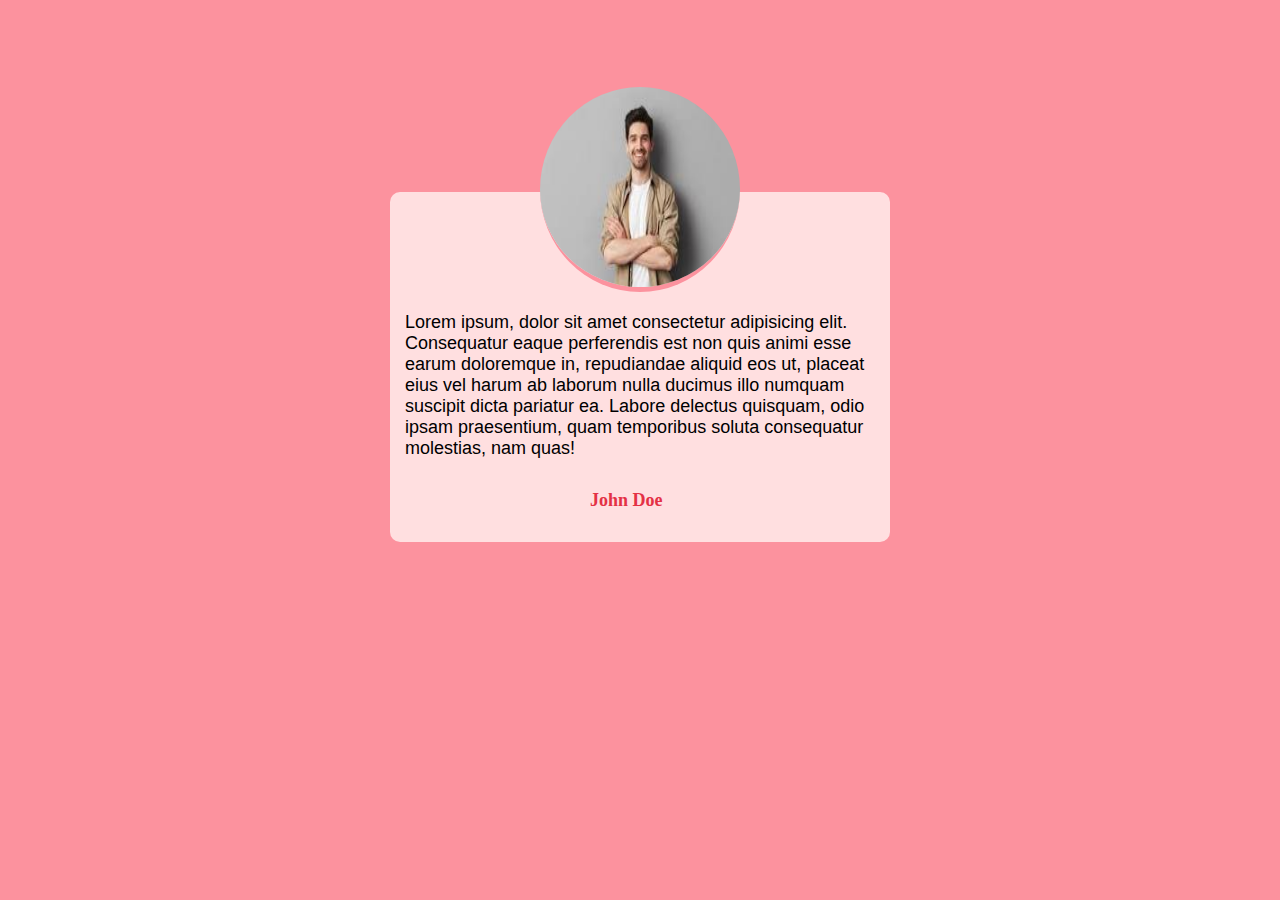
<file: index.html>
<!DOCTYPE html>
<html lang="en">
<head>
    <meta charset="UTF-8">
    <meta name="viewport" content="width=device-width, initial-scale=1.0">
    <title>Document</title>
    <link rel="stylesheet" href="testimonial.css">
    
</head>
<body>
    <div class="container">
        <img src="" alt="img" class="testi-img">
        <p class="testi-para"></p>
        <h3 class="testi-name"></h3>
    </div>
    <script src="testimonial.js"></script>
</body>
</html>
</file>
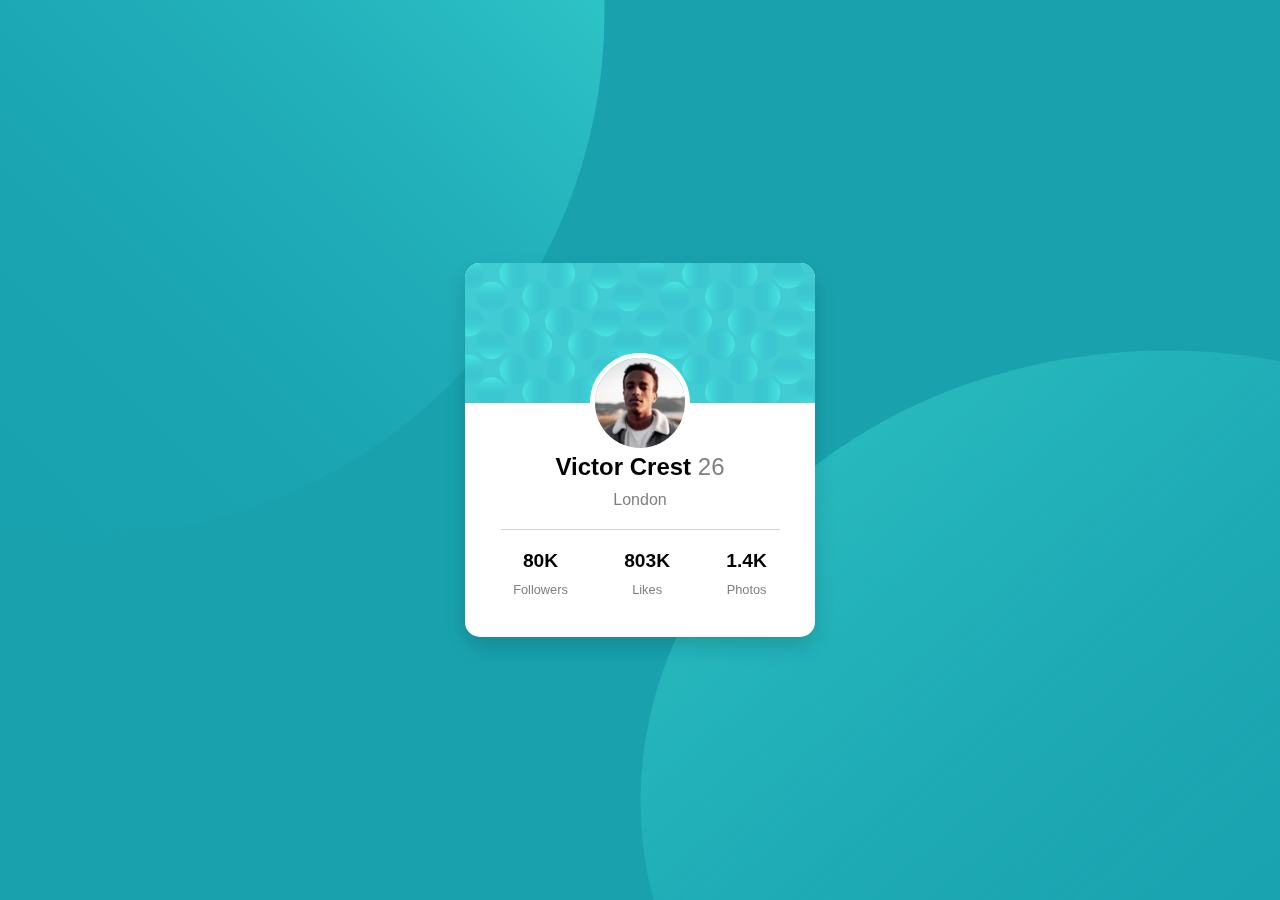
<file: profile-card-component-main/index.html>
<!DOCTYPE html>
<html lang="en">
<head>
  <meta charset="UTF-8">
  <meta name="viewport" content="width=device-width, initial-scale=1.0">
  <title>Profile Card Component</title>
  <link rel="stylesheet" href="./index.css">
</head>
<body>
  <div class="background">
    <img src="../profile-card-component-main/images/bg-pattern-top.svg" alt="" class="top-pattern">
    <img src="../profile-card-component-main/images/bg-pattern-bottom.svg" alt="" class="bottom-pattern">
    <div class="card">
      <div class="card-header">
        <img src="../profile-card-component-main/images/bg-pattern-card.svg" alt="Card Background" class="card-bg">
        <img src="../profile-card-component-main/images/image-victor.jpg" alt="Victor Crest" class="profile-img">
      </div>
      <div class="card-body">
        <h1>Victor Crest <span>26</span></h1>
        <p>London</p>
        <hr>
        <div class="stats">
          <div>
            <h2>80K</h2>
            <p>Followers</p>
          </div>
          <div>
            <h2>803K</h2>
            <p>Likes</p>
          </div>
          <div>
            <h2>1.4K</h2>
            <p>Photos</p>
          </div>
        </div>
      </div>
    </div>
   
  </div>
</body>
</html>
</file>
<file: testimonial.css>
*{
    margin: 0;
    background-color: #FC929E;
}

body{
    display: flex;
    justify-content: center;
    align-items: center;
}

.container{
    height: 350px;
    width: 500px;
    /* border: 1px solid rebeccapurple; */
    margin: 15% 15% 0%;
    border-radius: 10px;
    background-color: #FFDFE0;
    position: relative;
}

.testi-para{
    font-size: 18px;
    font-family: 'Segoe UI', Tahoma, Geneva, Verdana, sans-serif;
    position: absolute;
    top: 30%;
    background-color: #FFDFE0;
    margin: 15PX;
}

.testi-name{
    font-size: 18px;
    position: absolute;
    top: 85%;
    left: 40%;
    color: #e43145;
    background-color: transparent;
    
}
.testi-img{
    position: relative;
    top: -30%;
    left: 30%;
    height: 200px;
    width: 200px;
    border-radius: 50%;
    border-bottom:5px solid #FC929E;
}



@media screen and (max-width: 765px) {
    .container{
        height: 450px;
        width: 800px;
        /* border: 1px solid rebeccapurple; */
        margin: 25% 15% 0%;
        border-radius: 10px;
        background-color: #FFDFE0;
        position: relative;
    }
    
    .testi-para{
        font-size: 13px;
        font-family: 'Segoe UI', Tahoma, Geneva, Verdana, sans-serif;
        position: absolute;
        top: 30%;
        background-color: #FFDFE0;
        margin: 15PX;
    }
    
    .testi-name{
        font-size: 18px;
        position: absolute;
        top: 80%;
        left: 35%;
        color: #e43145;
        background-color: transparent;
        
    }
    .testi-img{
        position: relative;
        top: -18%;
        left: 23%;
        height: 150px;
        width: 150px;
        border-radius: 50%;
        border-bottom:5px solid #FC929E;
    }
    
}

@media screen and (min-width: 200px) and (max-width : 374px) {
    .container{
        height: 400px;
        width: 800px;
        /* border: 1px solid rebeccapurple; */
        margin: 25% 15% 0%;
        border-radius: 10px;
        background-color: #FFDFE0;
        position: relative;
    }
    
    .testi-para{
        font-size: 13px;
        font-family: 'Segoe UI', Tahoma, Geneva, Verdana, sans-serif;
        position: absolute;
        top: 15%;
        background-color: #FFDFE0;
        margin: 15PX;
    }
    
    .testi-name{
        font-size: 18px;
        position: absolute;
        top: 80%;
        left: 30%;
        color: #e43145;
        background-color: transparent;
        
    }
    .testi-img{
        position: relative;
        top: -12%;
        left: 25%;
        height: 100px;
        width: 100px;
        border-radius: 50%;
        border-bottom:5px solid #FC929E;
    }
    
}
</file>
<file: profile-card-component-main/index.css>
/* General reset */
* {
    margin: 0;
    padding: 0;
    box-sizing: border-box;
  }
  
  /* Background styles */
  body, html {
    font-family: 'Kumbh Sans', sans-serif;
    height: 100%;
    display: flex;
    justify-content: center;
    align-items: center;
    background-color: hsl(185, 75%, 39%);
  }
  
  /* Card container */
  .card {
    width: 350px;
    background-color: #fff;
    border-radius: 15px;
    box-shadow: 0px 10px 20px rgba(0, 0, 0, 0.15);
    overflow: hidden;
    text-align: center;
    position: relative;
    z-index: 1;
  }
  
  /* Header section */
  .card-header {
    position: relative;
  }
  
  .card-bg {
    width: 100%;
    display: block;
  }
  
  .profile-img {
    width: 100px;
    border: 5px solid white;
    border-radius: 50%;
    position: absolute;
    top: 100%;
    left: 50%;
    transform: translate(-50%, -50%);
  }
  
  /* Body section */
  .card-body {
    padding: 50px 20px 20px;
  }
  
  .card-body h1 {
    font-size: 1.5rem;
    font-weight: 700;
    z-index: 1;
  }
  
  .card-body h1 span {
    font-weight: 400;
    color: gray;
  }
  
  .card-body p {
    color: gray;
    margin: 10px 0 20px;
  }
  
  /* Separator */
  .card-body hr {
    border: none;
    height: 1px;
    background: lightgray;
    margin: 20px auto;
    width: 90%;
  }
  
  /* Stats section */
  .stats {
    display: flex;
    justify-content: space-around;
  }
  
  .stats div {
    text-align: center;
  }
  
  .stats h2 {
    font-size: 1.2rem;
    font-weight: 700;
  }
  
  .stats p {
    font-size: 0.8rem;
    color: gray;
  }

  .background{
    position: relative;
  }
  .top-pattern{
    /* background-color: black; */
    width: 900px;
    width: 1050px;
    position: absolute;
    right: 60%;
    bottom: 100px;
    z-index:0;
  }

  .bottom-pattern{
    /* background-color: blue; */
    width: 1050px;
    height: 900px;
    position: fixed;
    left: 50%;
    top: 350px;
    z-index: 0;
  }
</file>
